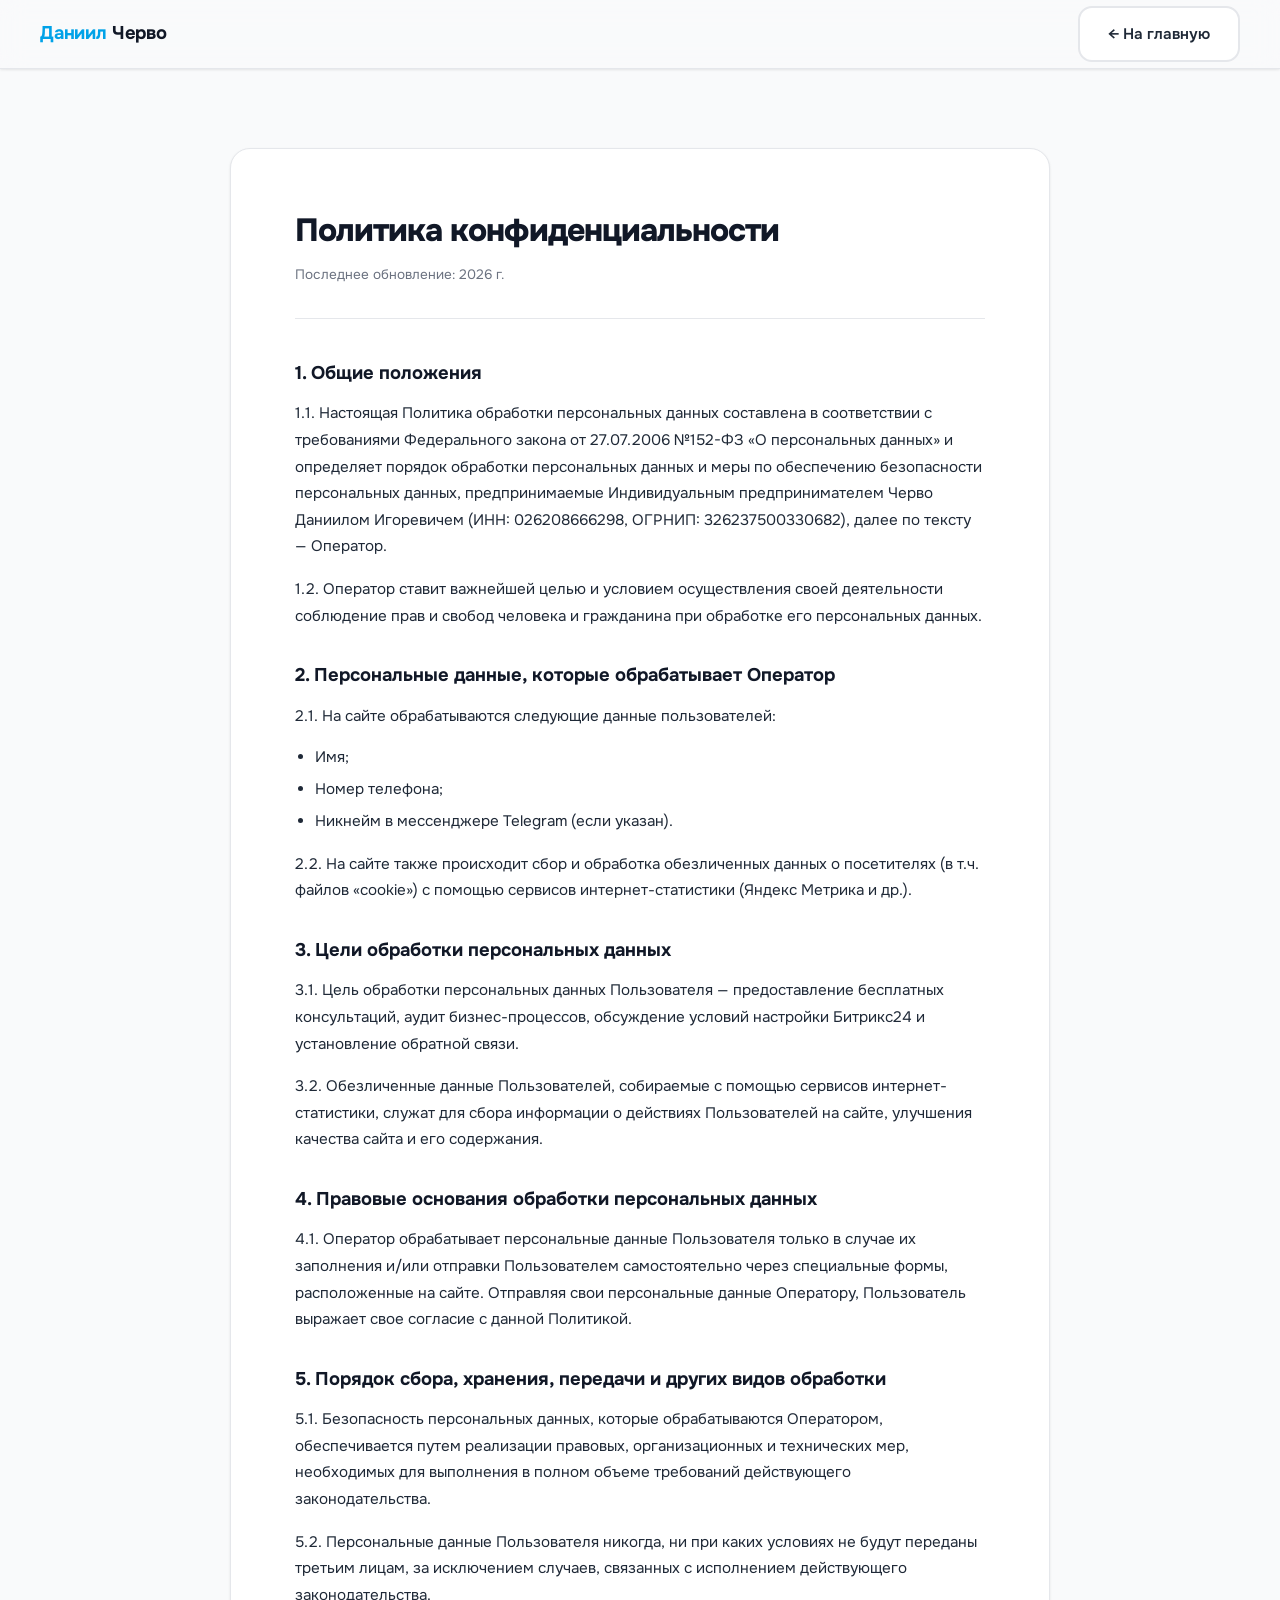
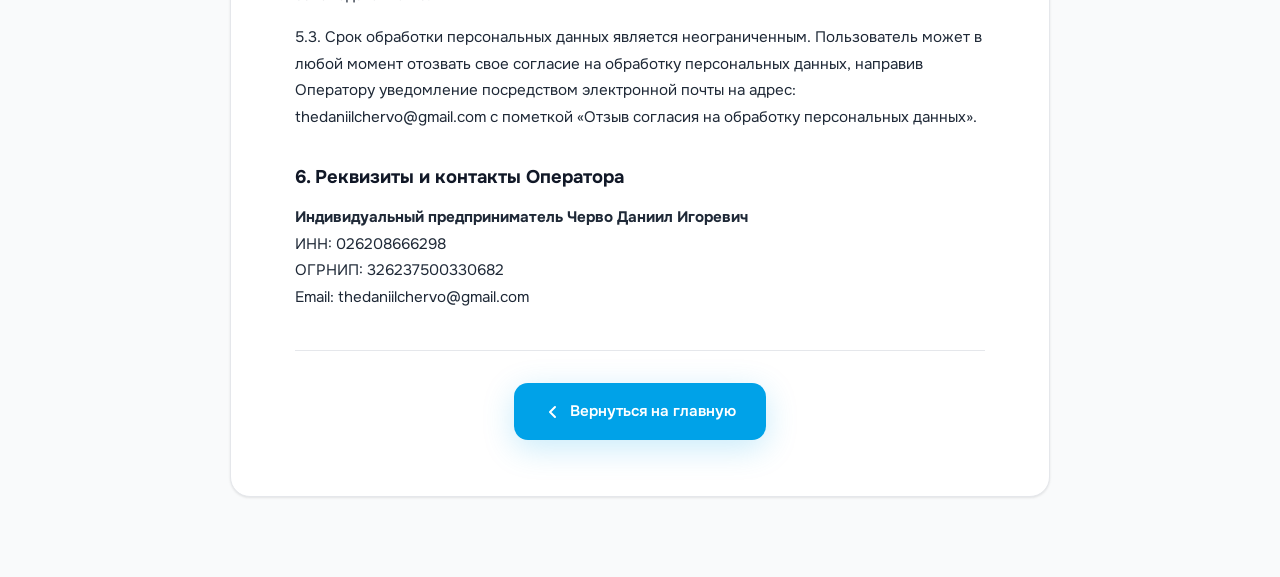
<file: privacy.html>
<!DOCTYPE html>
<html lang="ru">
<head>
  <meta charset="UTF-8" />
  <meta name="viewport" content="width=device-width, initial-scale=1.0" />
  <title>Политика конфиденциальности — Даниил Черво</title>
  <meta name="description" content="Политика конфиденциальности сайта специалиста по Битрикс24 Даниила Черво." />
  <link rel="preconnect" href="https://fonts.googleapis.com" />
  <link rel="preconnect" href="https://fonts.gstatic.com" crossorigin />
  <link href="https://fonts.googleapis.com/css2?family=Onest:wght@300;400;500;600;700;800;900&display=swap" rel="stylesheet" />
  <link rel="stylesheet" href="style.css" />
  <style>
    .privacy-page {
      min-height: 100vh;
      background: var(--color-bg);
      padding-top: 88px;
      padding-bottom: 80px;
    }

    .privacy-header {
      background: var(--color-bg-white);
      border-bottom: 1px solid var(--color-border);
      padding: 20px 0;
    }

    .privacy-header .container {
      display: flex;
      align-items: center;
      gap: 24px;
    }

    .privacy-back {
      display: inline-flex;
      align-items: center;
      gap: 8px;
      font-size: 0.9rem;
      font-weight: 500;
      color: var(--color-text-muted);
      transition: color 0.2s ease;
    }

    .privacy-back:hover { color: var(--color-accent); }

    .privacy-back svg { flex-shrink: 0; }

    .privacy-content {
      max-width: 820px;
      margin: 60px auto 0;
      background: var(--color-bg-white);
      border-radius: var(--radius-lg);
      border: 1px solid var(--color-border);
      padding: 56px 64px;
      box-shadow: var(--shadow-sm);
    }

    .privacy-content h1 {
      font-size: 2rem;
      font-weight: 800;
      color: var(--color-dark);
      letter-spacing: -0.03em;
      margin-bottom: 8px;
    }

    .privacy-content .privacy-date {
      font-size: 0.85rem;
      color: var(--color-text-muted);
      margin-bottom: 40px;
      padding-bottom: 32px;
      border-bottom: 1px solid var(--color-border);
    }

    .privacy-placeholder {
      display: flex;
      flex-direction: column;
      align-items: center;
      text-align: center;
      gap: 16px;
      padding: 48px 0;
      color: var(--color-text-muted);
    }

    .privacy-placeholder-icon {
      width: 64px;
      height: 64px;
      background: var(--color-accent-light);
      border-radius: 50%;
      display: flex;
      align-items: center;
      justify-content: center;
    }

    .privacy-placeholder h2 {
      font-size: 1.2rem;
      font-weight: 700;
      color: var(--color-dark);
    }

    .privacy-placeholder p {
      font-size: 0.95rem;
      line-height: 1.65;
      max-width: 480px;
    }

    /* Стили для когда текст будет добавлен */
    .privacy-body h2 {
      font-size: 1.15rem;
      font-weight: 700;
      color: var(--color-dark);
      margin-top: 32px;
      margin-bottom: 12px;
    }

    .privacy-body p {
      font-size: 0.95rem;
      color: var(--color-text);
      line-height: 1.75;
      margin-bottom: 16px;
    }

    .privacy-body ul {
      list-style: disc;
      padding-left: 20px;
      margin-bottom: 16px;
    }

    .privacy-body ul li {
      font-size: 0.95rem;
      color: var(--color-text);
      line-height: 1.7;
      margin-bottom: 6px;
    }

    @media (max-width: 640px) {
      .privacy-content {
        padding: 32px 24px;
        margin-top: 32px;
      }

      .privacy-content h1 { font-size: 1.5rem; }
    }

    .privacy-back-btn-wrap {
      margin-top: 40px;
      padding-top: 32px;
      border-top: 1px solid var(--color-border);
      display: flex;
      justify-content: center;
    }

    .privacy-back-btn {
      gap: 8px;
    }
  </style>
</head>
<body>

  <!-- Шапка страницы -->
  <header class="header header--scrolled">
    <div class="container header__inner">
      <div class="header__logo">
        <span class="logo-accent">Даниил</span> Черво
      </div>
      <a href="index.html" class="btn btn--outline">← На главную</a>
    </div>
  </header>

  <div class="privacy-page">
    <div class="container">
      <div class="privacy-content">
        <h1>Политика конфиденциальности</h1>
        <p class="privacy-date">Последнее обновление: 2026 г.</p>

        <div class="privacy-body" id="privacyBody">
          <h2>1. Общие положения</h2>
          <p>1.1. Настоящая Политика обработки персональных данных составлена в соответствии с требованиями Федерального закона от 27.07.2006 №152-ФЗ «О персональных данных» и определяет порядок обработки персональных данных и меры по обеспечению безопасности персональных данных, предпринимаемые Индивидуальным предпринимателем Черво Даниилом Игоревичем (ИНН: 026208666298, ОГРНИП: 326237500330682), далее по тексту — Оператор.</p>
          <p>1.2. Оператор ставит важнейшей целью и условием осуществления своей деятельности соблюдение прав и свобод человека и гражданина при обработке его персональных данных.</p>

          <h2>2. Персональные данные, которые обрабатывает Оператор</h2>
          <p>2.1. На сайте обрабатываются следующие данные пользователей:</p>
          <ul>
            <li>Имя;</li>
            <li>Номер телефона;</li>
            <li>Никнейм в мессенджере Telegram (если указан).</li>
          </ul>
          <p>2.2. На сайте также происходит сбор и обработка обезличенных данных о посетителях (в т.ч. файлов «cookie») с помощью сервисов интернет-статистики (Яндекс Метрика и др.).</p>

          <h2>3. Цели обработки персональных данных</h2>
          <p>3.1. Цель обработки персональных данных Пользователя — предоставление бесплатных консультаций, аудит бизнес-процессов, обсуждение условий настройки Битрикс24 и установление обратной связи.</p>
          <p>3.2. Обезличенные данные Пользователей, собираемые с помощью сервисов интернет-статистики, служат для сбора информации о действиях Пользователей на сайте, улучшения качества сайта и его содержания.</p>

          <h2>4. Правовые основания обработки персональных данных</h2>
          <p>4.1. Оператор обрабатывает персональные данные Пользователя только в случае их заполнения и/или отправки Пользователем самостоятельно через специальные формы, расположенные на сайте. Отправляя свои персональные данные Оператору, Пользователь выражает свое согласие с данной Политикой.</p>

          <h2>5. Порядок сбора, хранения, передачи и других видов обработки</h2>
          <p>5.1. Безопасность персональных данных, которые обрабатываются Оператором, обеспечивается путем реализации правовых, организационных и технических мер, необходимых для выполнения в полном объеме требований действующего законодательства.</p>
          <p>5.2. Персональные данные Пользователя никогда, ни при каких условиях не будут переданы третьим лицам, за исключением случаев, связанных с исполнением действующего законодательства.</p>
          <p>5.3. Срок обработки персональных данных является неограниченным. Пользователь может в любой момент отозвать свое согласие на обработку персональных данных, направив Оператору уведомление посредством электронной почты на адрес: <a href="mailto:thedaniilchervo@gmail.com">thedaniilchervo@gmail.com</a> с пометкой «Отзыв согласия на обработку персональных данных».</p>

          <h2>6. Реквизиты и контакты Оператора</h2>
          <p><strong>Индивидуальный предприниматель Черво Даниил Игоревич</strong><br />
          ИНН: 026208666298<br />
          ОГРНИП: 326237500330682<br />
          Email: <a href="mailto:thedaniilchervo@gmail.com">thedaniilchervo@gmail.com</a></p>
        </div>

        <div class="privacy-back-btn-wrap">
          <a href="index.html" class="btn btn--primary privacy-back-btn">
            <svg width="18" height="18" viewBox="0 0 18 18" fill="none">
              <path d="M11 4L6 9l5 5" stroke="currentColor" stroke-width="2" stroke-linecap="round" stroke-linejoin="round"/>
            </svg>
            Вернуться на главную
          </a>
        </div>

      </div>
    </div>
  </div>

</body>
</html>
</file>
<file: style.css>
/* =============================================
   DESIGN TOKENS
   ============================================= */
:root {
  --color-bg: #F9FAFB;
  --color-bg-white: #FFFFFF;
  --color-accent: #00A2E8;
  --color-accent-dark: #0085C0;
  --color-accent-light: #E6F6FD;
  --color-text: #1F2937;
  --color-text-muted: #6B7280;
  --color-border: #E5E7EB;
  --color-dark: #111827;

  --font-family: 'Onest', sans-serif;

  --radius-sm: 8px;
  --radius-md: 14px;
  --radius-lg: 20px;
  --radius-xl: 28px;

  --shadow-sm: 0 1px 3px rgba(0,0,0,0.06), 0 1px 2px rgba(0,0,0,0.04);
  --shadow-md: 0 4px 16px rgba(0,0,0,0.08);
  --shadow-lg: 0 10px 40px rgba(0,0,0,0.10);
  --shadow-blue: 0 8px 32px rgba(0,162,232,0.22);

  --transition: 0.3s cubic-bezier(0.4, 0, 0.2, 1);
  --transition-fast: 0.15s ease;
}

/* =============================================
   RESET & BASE
   ============================================= */
*, *::before, *::after { box-sizing: border-box; margin: 0; padding: 0; }

html { scroll-behavior: smooth; font-size: 16px; }

body {
  font-family: var(--font-family);
  background: var(--color-bg);
  color: var(--color-text);
  line-height: 1.6;
  -webkit-font-smoothing: antialiased;
}

img { max-width: 100%; display: block; }

a { color: inherit; text-decoration: none; }

ul { list-style: none; }

/* =============================================
   LAYOUT
   ============================================= */
.container {
  max-width: 1840px;
  margin: 0 auto;
  padding: 0 40px;
}

/* =============================================
   TYPOGRAPHY
   ============================================= */
.section-title {
  font-size: clamp(1.6rem, 3vw, 2.2rem);
  font-weight: 700;
  color: var(--color-dark);
  line-height: 1.25;
  margin-bottom: 48px;
}

.section-label {
  display: inline-block;
  font-size: 0.78rem;
  font-weight: 600;
  letter-spacing: 0.12em;
  text-transform: uppercase;
  color: var(--color-accent);
  margin-bottom: 12px;
}

/* =============================================
   BUTTONS
   ============================================= */
.btn {
  display: inline-flex;
  align-items: center;
  justify-content: center;
  gap: 8px;
  padding: 14px 28px;
  border-radius: var(--radius-md);
  font-family: var(--font-family);
  font-size: 0.95rem;
  font-weight: 600;
  cursor: pointer;
  border: 2px solid transparent;
  transition: var(--transition);
  white-space: nowrap;
}

.btn--primary {
  background: var(--color-accent);
  color: #fff;
  box-shadow: var(--shadow-blue);
}
.btn--primary:hover {
  background: var(--color-accent-dark);
  transform: translateY(-2px);
  box-shadow: 0 12px 36px rgba(0,162,232,0.32);
}
.btn--primary:active { transform: translateY(0); }

.btn--outline {
  border-color: var(--color-border);
  color: var(--color-text);
  background: var(--color-bg-white);
}
.btn--outline:hover {
  border-color: var(--color-accent);
  color: var(--color-accent);
}

.btn--full { width: 100%; }

/* =============================================
   HEADER
   ============================================= */
.header {
  position: fixed;
  top: 0;
  left: 0;
  right: 0;
  z-index: 100;
  background: rgba(249,250,251,0.85);
  backdrop-filter: blur(12px);
  -webkit-backdrop-filter: blur(12px);
  border-bottom: 1px solid transparent;
  transition: var(--transition);
}

.header--scrolled {
  border-bottom-color: var(--color-border);
  box-shadow: var(--shadow-sm);
}

.header__inner {
  display: flex;
  align-items: center;
  justify-content: space-between;
  height: 68px;
}

.header__logo {
  font-size: 1.15rem;
  font-weight: 700;
  color: var(--color-dark);
  letter-spacing: -0.01em;
}

.logo-accent { color: var(--color-accent); }

/* =============================================
   HERO SECTION
   ============================================= */
.hero {
  padding: 140px 0 100px;
  background: var(--color-bg-white);
  position: relative;
  overflow: hidden;
}

.hero::before {
  content: '';
  position: absolute;
  top: -200px;
  right: -200px;
  width: 600px;
  height: 600px;
  background: radial-gradient(circle, rgba(0,162,232,0.07) 0%, transparent 70%);
  pointer-events: none;
}

.hero__inner {
  display: grid;
  grid-template-columns: 1fr 1fr;
  gap: 64px;
  align-items: center;
}

.hero__badge {
  display: inline-block;
  background: var(--color-accent-light);
  color: var(--color-accent);
  font-size: 0.82rem;
  font-weight: 600;
  letter-spacing: 0.06em;
  padding: 6px 14px;
  border-radius: 100px;
  margin-bottom: 20px;
  border: 1px solid rgba(0,162,232,0.2);
}

/* h2 — имя эксперта (меньше, вторично) */
.hero__name {
  font-size: clamp(1.1rem, 1.8vw, 1.4rem);
  font-weight: 600;
  color: var(--color-text-muted);
  letter-spacing: 0.01em;
  line-height: 1.3;
  margin-bottom: 12px;
}

/* h1 — главный заголовок (крупный, доминирующий) */
.hero__title {
  font-size: clamp(1.8rem, 3.2vw, 2.8rem);
  font-weight: 800;
  color: var(--color-dark);
  letter-spacing: -0.03em;
  line-height: 1.15;
  margin-bottom: 20px;
}

.hero__subtitle {
  font-size: 1rem;
  color: var(--color-text-muted);
  line-height: 1.7;
  margin-bottom: 36px;
  max-width: 440px;
}

.hero__cta {
  padding: 16px 36px;
  font-size: 1rem;
}

.hero__photo-wrap {
  position: relative;
  display: flex;
  justify-content: center;
}

.hero__photo-bg {
  position: absolute;
  inset: 24px;
  background: linear-gradient(135deg, var(--color-accent-light) 0%, #EFF6FF 100%);
  border-radius: var(--radius-xl);
  z-index: 0;
}

.hero__photo {
  position: relative;
  z-index: 1;
  width: 100%;
  max-width: 460px;
  border-radius: var(--radius-xl);
  object-fit: cover;
  object-position: top center;
  aspect-ratio: 3 / 4;
  box-shadow: var(--shadow-lg);
}

/* =============================================
   VALUE SECTION
   ============================================= */
.value {
  padding: 100px 0;
  background: var(--color-bg);
}

.value .section-title { text-align: center; }

.value__grid {
  display: grid;
  grid-template-columns: repeat(2, 1fr);
  gap: 24px;
}

.value__card {
  background: var(--color-bg-white);
  border-radius: var(--radius-lg);
  padding: 36px 32px;
  border: 1px solid var(--color-border);
  transition: var(--transition);
  position: relative;
  overflow: hidden;
}

.value__card::before {
  content: '';
  position: absolute;
  top: 0; left: 0; right: 0;
  height: 3px;
  background: var(--color-accent);
  transform: scaleX(0);
  transition: var(--transition);
  transform-origin: left;
}

.value__card:hover {
  transform: translateY(-4px);
  box-shadow: var(--shadow-md);
  border-color: rgba(0,162,232,0.2);
}

.value__card:hover::before { transform: scaleX(1); }

.value__icon {
  width: 64px;
  height: 64px;
  background: var(--color-accent-light);
  border-radius: var(--radius-md);
  display: flex;
  align-items: center;
  justify-content: center;
  margin-bottom: 20px;
}

.value__icon svg {
  width: 36px;
  height: 36px;
}

.value__icon img {
  width: 40px;
  height: 40px;
  object-fit: contain;
}

.value__card-title {
  font-size: 1.05rem;
  font-weight: 700;
  color: var(--color-dark);
  margin-bottom: 10px;
  line-height: 1.3;
}

.value__card-text {
  font-size: 0.93rem;
  color: var(--color-text-muted);
  line-height: 1.65;
}

/* =============================================
   WHY SECTION
   ============================================= */
.why {
  padding: 100px 0;
  background: var(--color-bg-white);
}

.why__inner {
  display: grid;
  grid-template-columns: 1fr 1fr;
  gap: 64px;
  align-items: center;
}

.why__title { margin-bottom: 20px; }

.why__text {
  font-size: 1rem;
  color: var(--color-text-muted);
  line-height: 1.75;
  margin-bottom: 28px;
}

.why__badges {
  display: flex;
  flex-wrap: wrap;
  gap: 10px;
}

.why__badge {
  background: var(--color-accent-light);
  color: var(--color-accent);
  border: 1px solid rgba(0,162,232,0.25);
  padding: 6px 14px;
  border-radius: 100px;
  font-size: 0.85rem;
  font-weight: 600;
}

/* Ecosystem visual */
.why__visual {
  display: flex;
  align-items: center;
  justify-content: center;
}

.why__ecosystem {
  position: relative;
  width: 300px;
  height: 300px;
}

.ecosystem__lines {
  position: absolute;
  inset: 0;
  width: 100%;
  height: 100%;
  pointer-events: none;
}

.ecosystem__hub {
  position: absolute;
  top: 50%;
  left: 50%;
  transform: translate(-50%, -50%);
  display: flex;
  flex-direction: column;
  align-items: center;
  gap: 4px;
  z-index: 2;
  background: var(--color-bg-white);
  border-radius: var(--radius-md);
  padding: 12px 16px;
  box-shadow: var(--shadow-blue);
  border: 1px solid rgba(0,162,232,0.15);
}

.ecosystem__hub span {
  font-size: 0.75rem;
  font-weight: 700;
  color: var(--color-accent);
  letter-spacing: 0.05em;
  text-transform: uppercase;
}

.ecosystem__node {
  position: absolute;
  display: flex;
  flex-direction: column;
  align-items: center;
  gap: 4px;
  background: var(--color-bg-white);
  border-radius: var(--radius-sm);
  padding: 8px 10px;
  box-shadow: var(--shadow-sm);
  border: 1px solid var(--color-border);
  transition: var(--transition);
  z-index: 2;
}

.ecosystem__node:hover {
  transform: scale(1.08);
  box-shadow: var(--shadow-md);
  border-color: rgba(0,162,232,0.3);
}

.ecosystem__node span {
  font-size: 0.65rem;
  font-weight: 600;
  color: var(--color-text-muted);
  white-space: nowrap;
}

/* Node positions (hexagonal layout) */
.ecosystem__node--1 { top: 0; left: 50%; transform: translateX(-50%); }
.ecosystem__node--2 { top: 18%; right: 0; }
.ecosystem__node--3 { bottom: 18%; right: 0; }
.ecosystem__node--4 { bottom: 0; left: 50%; transform: translateX(-50%); }
.ecosystem__node--5 { bottom: 18%; left: 0; }
.ecosystem__node--6 { top: 18%; left: 0; }

.ecosystem__node--1:hover { transform: translateX(-50%) scale(1.08); }
.ecosystem__node--4:hover { transform: translateX(-50%) scale(1.08); }

/* =============================================
   CASE SECTION
   ============================================= */
.case {
  padding: 100px 0;
  background: var(--color-bg);
}

.case .section-title { margin-top: 8px; }

.case__grid {
  display: grid;
  grid-template-columns: 1fr auto 1fr;
  gap: 0;
  margin-bottom: 48px;
  border-radius: var(--radius-lg);
  overflow: hidden;
  box-shadow: var(--shadow-md);
}

.case__side {
  padding: 40px 36px;
}

.case__side--before {
  background: #F3F4F6;
}

.case__side--after {
  background: var(--color-bg-white);
}

.case__divider {
  display: flex;
  align-items: center;
  justify-content: center;
  background: linear-gradient(to bottom, #F3F4F6, var(--color-bg-white));
  padding: 0 16px;
}

.case__arrow {
  font-size: 1.8rem;
  color: var(--color-accent);
  font-weight: 700;
}

.case__side-label {
  display: flex;
  align-items: center;
  gap: 8px;
  font-size: 0.8rem;
  font-weight: 700;
  letter-spacing: 0.1em;
  text-transform: uppercase;
  margin-bottom: 20px;
  color: var(--color-text-muted);
}

.case__side-icon {
  width: 24px;
  height: 24px;
  border-radius: 50%;
  display: flex;
  align-items: center;
  justify-content: center;
  font-size: 0.75rem;
  font-weight: 700;
}

.case__side-icon--before {
  background: #FEE2E2;
  color: #DC2626;
}

.case__side-icon--after {
  background: #D1FAE5;
  color: #059669;
}

.case__list li {
  padding: 10px 0;
  border-bottom: 1px solid rgba(0,0,0,0.06);
  font-size: 0.93rem;
  line-height: 1.55;
  color: var(--color-text);
  padding-left: 16px;
  position: relative;
}

.case__list li::before {
  content: '';
  position: absolute;
  left: 0;
  top: 18px;
  width: 5px;
  height: 5px;
  border-radius: 50%;
}

.case__list--before li::before { background: #9CA3AF; }
.case__list--after li::before { background: var(--color-accent); }

.case__list li:last-child { border-bottom: none; }

/* Dashboard mockup */
.case__dashboard {
  background: var(--color-bg-white);
  border-radius: var(--radius-lg);
  box-shadow: var(--shadow-lg);
  overflow: hidden;
  border: 1px solid var(--color-border);
}

.dashboard__header {
  display: flex;
  align-items: center;
  gap: 6px;
  padding: 14px 20px;
  background: #F8FAFC;
  border-bottom: 1px solid var(--color-border);
}

.dashboard__dot {
  width: 12px;
  height: 12px;
  border-radius: 50%;
}

.dashboard__dot--red { background: #FF5F57; }
.dashboard__dot--yellow { background: #FFBD2E; }
.dashboard__dot--green { background: #28CA41; }

.dashboard__title {
  margin-left: 8px;
  font-size: 0.8rem;
  color: var(--color-text-muted);
  font-weight: 500;
}

.dashboard__body {
  padding: 28px 28px 20px;
  display: grid;
  grid-template-columns: repeat(4, 1fr) 2fr;
  gap: 24px;
  align-items: start;
}

.dashboard__stat {
  display: flex;
  flex-direction: column;
  gap: 4px;
}

.dashboard__stat-label {
  font-size: 0.75rem;
  color: var(--color-text-muted);
  font-weight: 500;
  text-transform: uppercase;
  letter-spacing: 0.05em;
}

.dashboard__stat-value {
  font-size: 1.25rem;
  font-weight: 700;
  color: var(--color-dark);
  letter-spacing: -0.03em;
}

.dashboard__stat-delta {
  font-size: 0.78rem;
  font-weight: 600;
  padding: 2px 6px;
  border-radius: 4px;
  display: inline-block;
  width: fit-content;
}

.delta--up {
  background: #D1FAE5;
  color: #059669;
}

.delta--down {
  background: #FEF3C7;
  color: #D97706;
}

.dashboard__chart {
  grid-column: 5;
  grid-row: 1;
  height: 80px;
  overflow: hidden;
}

.dashboard__chart svg {
  width: 100%;
  height: 100%;
}

.dashboard__bars {
  grid-column: 1 / -1;
  display: flex;
  gap: 12px;
  align-items: flex-end;
  height: 80px;
  padding-top: 16px;
  border-top: 1px solid var(--color-border);
}

.dashboard__bar-group {
  flex: 1;
  display: flex;
  flex-direction: column;
  align-items: center;
  gap: 6px;
  height: 100%;
}

.dashboard__bar-label {
  font-size: 0.7rem;
  color: var(--color-text-muted);
  font-weight: 500;
  margin-top: auto;
}

.dashboard__bar-track {
  width: 100%;
  background: var(--color-accent-light);
  border-radius: 4px;
  flex: 1;
  display: flex;
  flex-direction: column;
  justify-content: flex-end;
  overflow: hidden;
}

.dashboard__bar-fill {
  background: linear-gradient(180deg, #00A2E8 0%, #0085C0 100%);
  border-radius: 4px;
  width: 100%;
  transition: height 1s ease;
}

/* =============================================
   CONTACT / LEAD FORM
   ============================================= */
.contact {
  padding: 100px 0;
  background: var(--color-dark);
  position: relative;
  overflow: hidden;
}

.contact::before {
  content: '';
  position: absolute;
  top: -150px;
  left: -150px;
  width: 500px;
  height: 500px;
  background: radial-gradient(circle, rgba(0,162,232,0.15) 0%, transparent 70%);
  pointer-events: none;
}

.contact::after {
  content: '';
  position: absolute;
  bottom: -100px;
  right: -100px;
  width: 400px;
  height: 400px;
  background: radial-gradient(circle, rgba(0,162,232,0.1) 0%, transparent 70%);
  pointer-events: none;
}

.contact__inner {
  display: grid;
  grid-template-columns: 1fr 1fr;
  gap: 72px;
  align-items: center;
  position: relative;
  z-index: 1;
}

.contact__title {
  font-size: clamp(1.5rem, 2.5vw, 2rem);
  font-weight: 700;
  color: #FFFFFF;
  line-height: 1.25;
  margin-bottom: 16px;
}

.contact__desc {
  font-size: 0.95rem;
  color: rgba(255,255,255,0.65);
  line-height: 1.7;
}

/* Form */
.contact__form {
  display: flex;
  flex-direction: column;
  gap: 20px;
}

.form__group {
  position: relative;
  display: flex;
  flex-direction: column;
  gap: 6px;
}

.form__label {
  font-size: 0.8rem;
  font-weight: 600;
  color: rgba(255,255,255,0.5);
  letter-spacing: 0.03em;
}

.form__input {
  font-family: var(--font-family);
  background: rgba(255,255,255,0.07);
  border: 1.5px solid rgba(255,255,255,0.15);
  border-radius: var(--radius-sm);
  padding: 14px 16px;
  font-size: 0.95rem;
  color: #fff;
  transition: var(--transition);
  outline: none;
  width: 100%;
}

.form__input::placeholder { color: rgba(255,255,255,0.3); }

.form__input:focus {
  border-color: var(--color-accent);
  background: rgba(0,162,232,0.08);
  box-shadow: 0 0 0 3px rgba(0,162,232,0.15);
}

.form__note {
  font-size: 0.75rem;
  color: rgba(255,255,255,0.3);
  text-align: center;
  line-height: 1.4;
}

.form__note-link {
  color: rgba(255,255,255,0.55);
  text-decoration: underline;
  text-underline-offset: 2px;
  transition: color var(--transition-fast);
}
.form__note-link:hover {
  color: var(--color-accent);
}

/* Consent checkbox */
.form__consent {
  display: flex;
  align-items: flex-start;
  gap: 10px;
  cursor: pointer;
  user-select: none;
}

.form__consent-check {
  position: absolute;
  opacity: 0;
  width: 0;
  height: 0;
}

.form__consent-box {
  flex-shrink: 0;
  width: 18px;
  height: 18px;
  border: 2px solid rgba(255,255,255,0.25);
  border-radius: 4px;
  background: rgba(255,255,255,0.07);
  display: flex;
  align-items: center;
  justify-content: center;
  margin-top: 1px;
  transition: border-color 0.2s, background 0.2s;
}

.form__consent-check:checked + .form__consent-box {
  background: var(--color-accent);
  border-color: var(--color-accent);
}

.form__consent-check:checked + .form__consent-box::after {
  content: '';
  display: block;
  width: 5px;
  height: 9px;
  border: 2px solid #fff;
  border-top: none;
  border-left: none;
  transform: rotate(45deg) translateY(-1px);
}

.form__consent-text {
  font-size: 0.75rem;
  color: rgba(255,255,255,0.4);
  line-height: 1.5;
}

.form__consent:hover .form__consent-box {
  border-color: var(--color-accent);
}

/* Formspree success message */
.form__success {
  display: none;
  flex-direction: column;
  align-items: center;
  text-align: center;
  gap: 12px;
  padding: 40px 24px;
}

[data-fs-success] { display: none; }

.form__success-icon {
  width: 64px;
  height: 64px;
  background: rgba(0,162,232,0.12);
  border-radius: 50%;
  display: flex;
  align-items: center;
  justify-content: center;
}

.form__success-title {
  font-size: 1.2rem;
  font-weight: 700;
  color: #ffffff;
}

.form__success-text {
  font-size: 0.9rem;
  color: rgba(255,255,255,0.6);
}

/* Field-level errors */
.form__field-error {
  font-size: 0.78rem;
  color: #f87171;
  min-height: 16px;
  display: block;
}

/* Global form error */
.form__error-global {
  font-size: 0.82rem;
  color: #f87171;
  text-align: center;
  min-height: 0;
}

/* Disabled submit button during sending */
[data-fs-submit-btn]:disabled {
  opacity: 0.65;
  cursor: not-allowed;
  transform: none !important;
}


/* =============================================
   FAQ SECTION
   ============================================= */
.faq {
  padding: 100px 0;
  background: var(--color-bg);
}

.faq .section-title { text-align: center; }

.faq__list {
  max-width: 760px;
  margin: 0 auto;
  display: flex;
  flex-direction: column;
  gap: 12px;
}

.faq__item {
  background: var(--color-bg-white);
  border-radius: var(--radius-md);
  border: 1px solid var(--color-border);
  overflow: hidden;
  transition: var(--transition);
}

.faq__item--open {
  border-color: rgba(0,162,232,0.3);
  box-shadow: var(--shadow-sm);
}

.faq__question {
  width: 100%;
  background: none;
  border: none;
  cursor: pointer;
  padding: 22px 24px;
  display: flex;
  align-items: center;
  justify-content: space-between;
  gap: 16px;
  font-family: var(--font-family);
  font-size: 0.97rem;
  font-weight: 600;
  color: var(--color-dark);
  text-align: left;
  transition: color var(--transition-fast);
}

.faq__question:hover { color: var(--color-accent); }

.faq__item--open .faq__question { color: var(--color-accent); }

.faq__icon {
  flex-shrink: 0;
  display: flex;
  align-items: center;
  transition: transform var(--transition);
}

.faq__item--open .faq__icon { transform: rotate(180deg); }

.faq__answer {
  max-height: 0;
  overflow: hidden;
  transition: max-height 0.35s cubic-bezier(0.4, 0, 0.2, 1);
}

.faq__answer p {
  padding: 0 24px 22px;
  font-size: 0.93rem;
  color: var(--color-text-muted);
  line-height: 1.7;
}

/* =============================================
   FOOTER
   ============================================= */
.footer {
  padding: 72px 0 40px;
  background: var(--color-bg-white);
  border-top: 1px solid var(--color-border);
}

.footer__inner {
  display: flex;
  flex-direction: column;
  align-items: center;
  text-align: center;
  gap: 32px;
}

.footer__title {
  font-size: clamp(1.3rem, 2vw, 1.7rem);
  font-weight: 700;
  color: var(--color-dark);
}

.footer__contacts {
  display: flex;
  flex-direction: column;
  align-items: center;
  gap: 20px;
}

.footer__phone {
  display: flex;
  align-items: center;
  gap: 8px;
  font-size: 1.05rem;
  font-weight: 600;
  color: var(--color-text);
  transition: color var(--transition-fast);
}
.footer__phone:hover { color: var(--color-accent); }

.footer__messengers {
  display: flex;
  gap: 14px;
}

.footer__messenger-btn {
  display: inline-flex;
  align-items: center;
  gap: 10px;
  padding: 13px 28px;
  border-radius: var(--radius-md);
  background: var(--color-accent-light);
  color: var(--color-accent);
  border: 1.5px solid rgba(0,162,232,0.25);
  font-weight: 600;
  font-size: 0.95rem;
  transition: var(--transition);
}

.footer__messenger-btn:hover {
  background: var(--color-accent);
  color: #fff;
  border-color: var(--color-accent);
  transform: translateY(-2px);
  box-shadow: var(--shadow-blue);
}

.footer__info {
  font-size: 0.85rem;
  color: var(--color-text-muted);
  line-height: 1.6;
  text-align: center;
}

.footer__link {
  color: var(--color-text-muted);
  text-decoration: underline;
  text-underline-offset: 3px;
  transition: color var(--transition-fast);
}

.footer__link:hover {
  color: var(--color-accent);
}

.footer__copy {
  font-size: 0.82rem;
  color: var(--color-text-muted);
  padding-top: 24px;
  border-top: 1px solid var(--color-border);
  width: 100%;
  text-align: center;
  display: flex;
  flex-direction: column;
  align-items: center;
  gap: 6px;
}

/* =============================================
   SCROLL ANIMATIONS
   ============================================= */
.animate-fade {
  opacity: 0;
  transform: translateY(24px);
  transition: opacity 0.6s ease, transform 0.6s ease;
}

.animate-fade.visible {
  opacity: 1;
  transform: translateY(0);
}

.value__card:nth-child(2) { transition-delay: 0.1s; }
.value__card:nth-child(3) { transition-delay: 0.2s; }
.value__card:nth-child(4) { transition-delay: 0.3s; }

/* =============================================
   RESPONSIVE — TABLET
   ============================================= */
@media (max-width: 900px) {
  .hero__inner,
  .why__inner,
  .contact__inner {
    grid-template-columns: 1fr;
    gap: 40px;
  }

  .hero {
    padding: 110px 0 72px;
    text-align: center;
  }

  .hero__subtitle { margin: 0 auto 32px; }

  .hero__photo-wrap {
    order: -1;
  }

  .hero__photo {
    max-width: 320px;
    margin: 0 auto;
    aspect-ratio: 4/5;
  }

  .why__visual { order: -1; }

  .dashboard__body {
    grid-template-columns: repeat(2, 1fr);
  }

  .dashboard__chart { grid-column: 1 / -1; }

  .contact__text { text-align: center; }
}

/* =============================================
   RESPONSIVE — MOBILE
   ============================================= */
@media (max-width: 640px) {
  .header .btn { display: none; }

  .value__grid { grid-template-columns: 1fr; }

  .case__grid {
    grid-template-columns: 1fr;
  }

  .case__divider { 
    padding: 16px;
    background: linear-gradient(to right, #F3F4F6, var(--color-bg-white));
  }

  .case__arrow { transform: rotate(90deg); }

  .dashboard__body {
    grid-template-columns: 1fr 1fr;
    gap: 16px;
  }

  .dashboard__bars { gap: 8px; }

  .footer__messengers {
    flex-direction: column;
    width: 100%;
  }

  .footer__messenger-btn { justify-content: center; }

  .why__ecosystem { width: 260px; height: 260px; }
}

/* =============================================
   TOAST NOTIFICATION
   ============================================= */
.toast {
  position: fixed;
  bottom: 32px;
  right: 32px;
  z-index: 9999;
  display: flex;
  align-items: center;
  gap: 14px;
  background: #ffffff;
  border-radius: var(--radius-md);
  padding: 16px 22px;
  box-shadow: 0 8px 32px rgba(0,0,0,0.14), 0 2px 8px rgba(0,0,0,0.08);
  border-left: 4px solid #22c55e;
  min-width: 280px;
  max-width: 360px;
  opacity: 0;
  transform: translateY(16px);
  pointer-events: none;
  transition: opacity 0.35s ease, transform 0.35s ease;
}

.toast--visible {
  opacity: 1;
  transform: translateY(0);
  pointer-events: auto;
}

.toast__icon {
  flex-shrink: 0;
}

.toast__body {
  display: flex;
  flex-direction: column;
  gap: 2px;
}

.toast__title {
  font-size: 0.95rem;
  font-weight: 700;
  color: var(--color-dark);
}

.toast__text {
  font-size: 0.8rem;
  color: var(--color-text-muted);
}

@media (max-width: 640px) {
  .toast {
    bottom: 16px;
    right: 16px;
    left: 16px;
    min-width: unset;
  }
}
</file>
